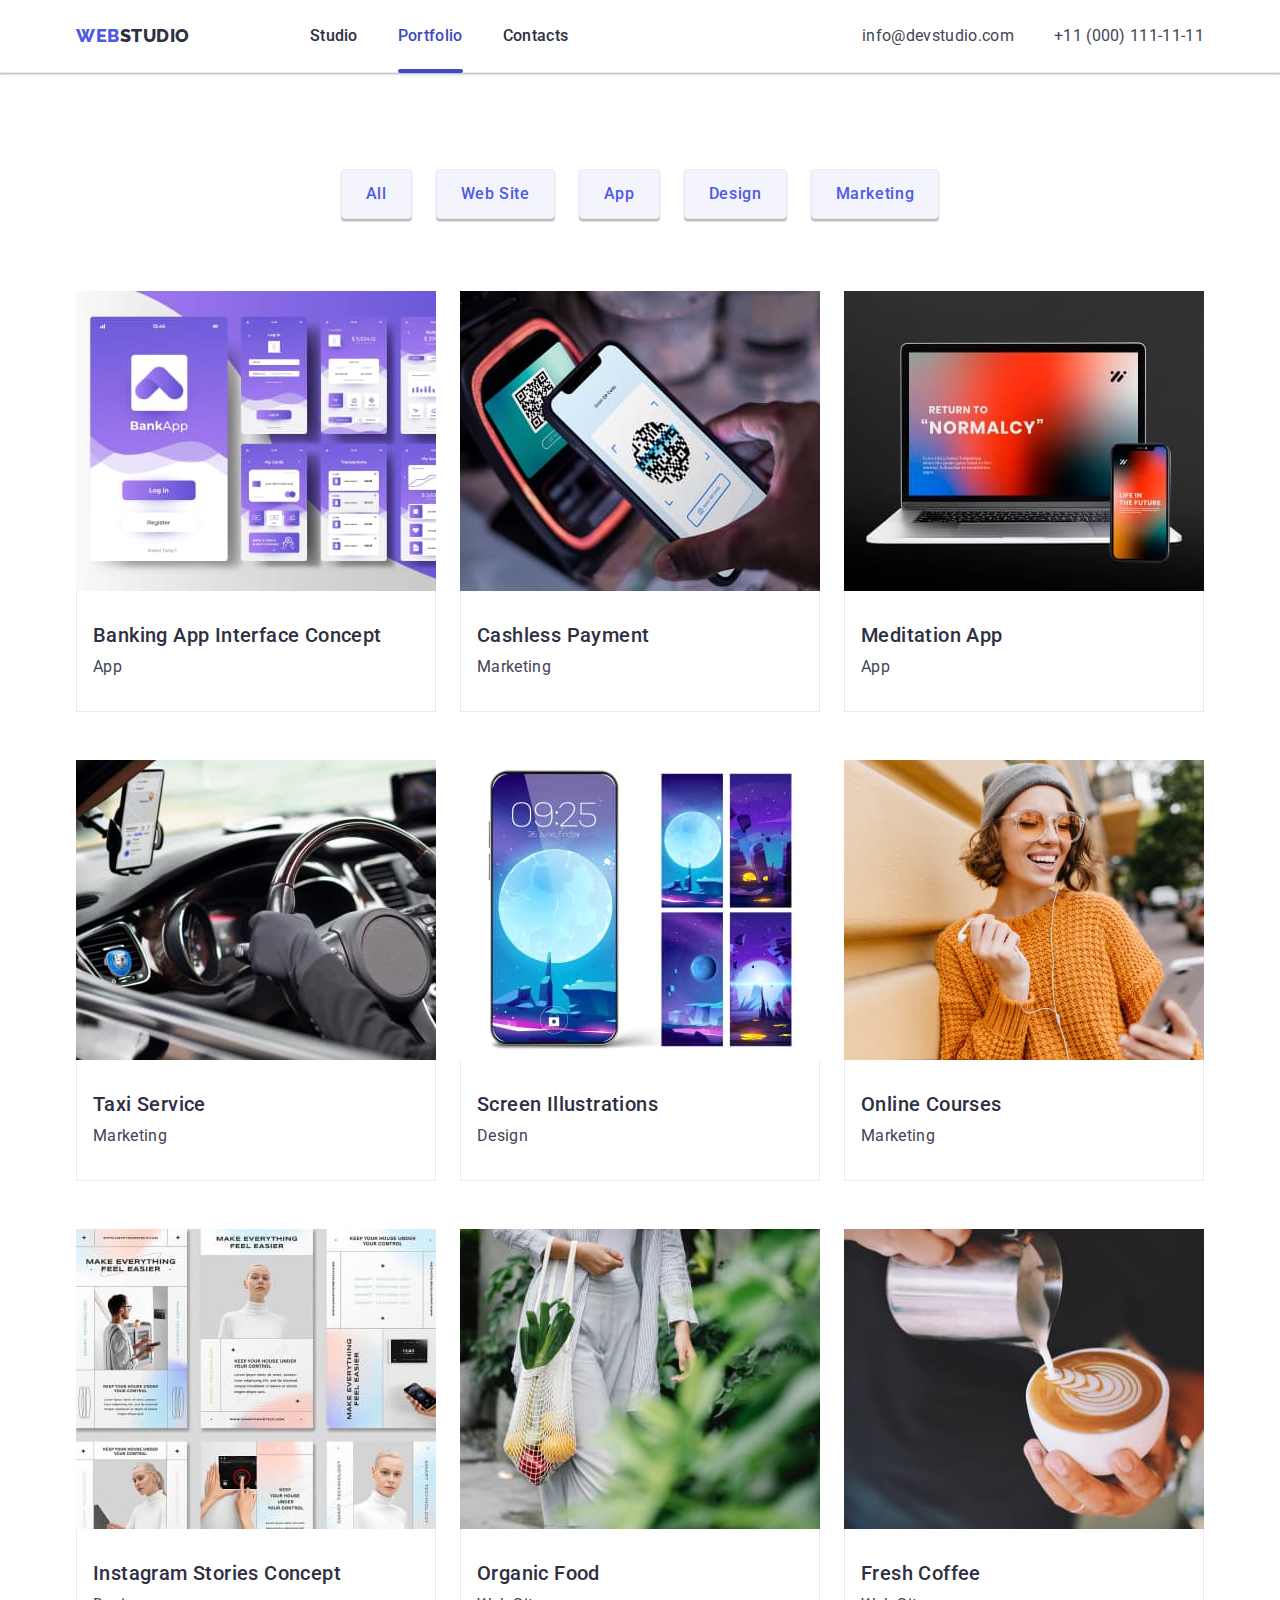
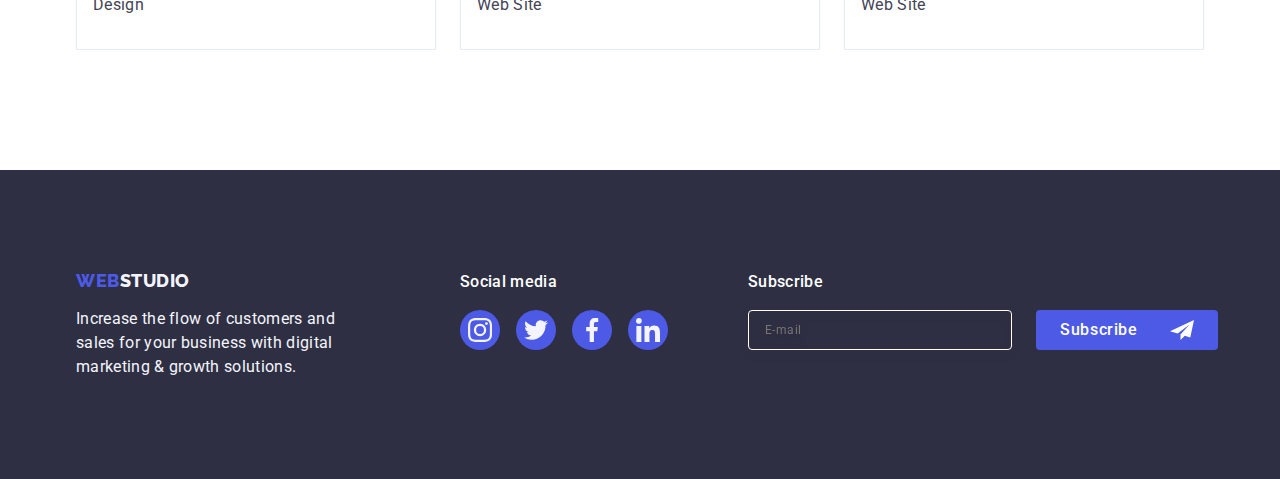
<file: portfolio.html>
<!DOCTYPE html>
<html lang="en">
  <head>
    <meta charset="utf-8" />
    <meta http-equiv="X-UA-Compatible" content="IE=edge" />
    <meta name="viewport" content="width=device-width, initial-scale=1.0" />
    <meta name="Webstudio" content="Effective Solutions for Your Business" />
    <title>Webstudio</title>
    <!--Font-->
    <link rel="preconnect" href="https://fonts.googleapis.com" />
    <link rel="preconnect" href="https://fonts.gstatic.com" crossorigin />
    <link
      href="https://fonts.googleapis.com/css2?family=Raleway:wght@800&family=Roboto:wght@400;500;700;900&display=swap"
      rel="stylesheet"
    />
    <!--Normalize-->
    <link
      href="https://cdn.jsdelivr.net/npm/modern-normalize@2.0.0/modern-normalize.min.css"
      rel="stylesheet"
    />
    <!--Custom styles-->
    <link rel="stylesheet" href="./css/styles.css" />
  </head>
  <body>
    <!-- Top line -->
    <header class="topline">
      <div class="container container-topline">
        <nav class="topline-nav">
          <a href="./index.html" class="topline-logo link"
            >Web<span class="logo-studio">Studio</span></a
          >
          <ul class="topline-list list">
            <li class="topline-item">
              <a class="topline-link link" href="./index.html">Studio</a>
            </li>
            <li class="topline-item">
              <a
                class="topline-link link topline-link-portfolio"
                href="./portfolio.html"
                >Portfolio</a
              >
            </li>
            <li class="topline-item">
              <a href="" class="topline-link link">Contacts</a>
            </li>
          </ul>
        </nav>
        <address id="Contacts" class="topline-connexion">
          <ul class="topline-connexion-list list">
            <li class="topline-connexion-item">
              <a
                class="topline-connexion-link link"
                href="mailto:info@devstudio.com"
                target="_blank"
                >info@devstudio.com</a
              >
            </li>
            <li class="topline-connexion-item">
              <a class="topline-connexion-link link" href="tel:+110001111111"
                >+11 (000) 111-11-11</a
              >
            </li>
          </ul>
        </address>
      </div>
    </header>
    <!-- Main Block -->
    <main>
      <!--Main section-->
      <section class="porfolio-section">
        <div class="container container-porfolio">
          <h1 class="porfolio-page visually-hidden">block pages</h1>
          <ul class="list portf-btm-list">
            <li class="portf-btm-item">
              <button class="portf-btm" type="button">All</button>
            </li>
            <li class="portf-btm-item">
              <button class="portf-btm" type="button">Web Site</button>
            </li>
            <li class="portf-btm-item">
              <button class="portf-btm" type="button">App</button>
            </li>
            <li class="portf-btm-item">
              <button class="portf-btm" type="button">Design</button>
            </li>
            <li class="portf-btm-item">
              <button class="portf-btm" type="button">Marketing</button>
            </li>
          </ul>
          <ul class="list row-list">
            <li class="row-item">
              <a href="" class="link addition-link">
                <div class="container-portfolio-img">
                  <img
                    src="./images/portfolio/row_one/banking.jpg"
                    alt="Banking App"
                    width="360"
                    height="300"
                  />
                  <p class="portfolio-img-text">
                    14 Stylish and User-Friendly App Design Concepts · Task
                    Manager App · Calorie Tracker App · Exotic Fruit Ecommerce
                    App · Cloud Storage App
                  </p>
                </div>
                <div class="container-row-subtitle">
                  <h2 class="row-subtitle">Banking App Interface Concept</h2>
                  <p class="row-text">App</p>
                </div>
              </a>
            </li>
            <li class="row-item">
              <a href="" class="link addition-link">
                <div class="container-portfolio-img">
                  <img
                    src="./images/portfolio/row_one/payment.jpg"
                    alt="Payment"
                    width="360"
                    height="300"
                  />
                  <p class="portfolio-img-text">
                    14 Stylish and User-Friendly App Design Concepts · Task
                    Manager App · Calorie Tracker App · Exotic Fruit Ecommerce
                    App · Cloud Storage App
                  </p>
                </div>
                <div class="container-row-subtitle">
                  <h2 class="row-subtitle">Cashless Payment</h2>
                  <p class="row-text">Marketing</p>
                </div>
              </a>
            </li>
            <li class="row-item">
              <a href="" class="link addition-link">
                <div class="container-portfolio-img">
                  <img
                    src="./images/portfolio/row_one/meditation.jpg"
                    alt="gadgets"
                    width="360"
                    height="300"
                  />
                  <p class="portfolio-img-text">
                    14 Stylish and User-Friendly App Design Concepts · Task
                    Manager App · Calorie Tracker App · Exotic Fruit Ecommerce
                    App · Cloud Storage App
                  </p>
                </div>
                <div class="container-row-subtitle">
                  <h2 class="row-subtitle">Meditation App</h2>
                  <p class="row-text">App</p>
                </div>
              </a>
            </li>
            <li class="row-item">
              <a href="" class="link addition-link">
                <div class="container-portfolio-img">
                  <img
                    src="./images/portfolio/row_two/taxi.jpg"
                    alt="drive car"
                    width="360"
                    height="300"
                  />
                  <p class="portfolio-img-text">
                    14 Stylish and User-Friendly App Design Concepts · Task
                    Manager App · Calorie Tracker App · Exotic Fruit Ecommerce
                    App · Cloud Storage App
                  </p>
                </div>
                <div class="container-row-subtitle">
                  <h2 class="row-subtitle">Taxi Service</h2>
                  <p class="row-text">Marketing</p>
                </div>
              </a>
            </li>
            <li class="row-item">
              <a href="" class="link addition-link">
                <div class="container-portfolio-img">
                  <img
                    src="./images/portfolio/row_two/screen.jpg"
                    alt="topic phone"
                    width="360"
                    height="300"
                  />
                  <p class="portfolio-img-text">
                    14 Stylish and User-Friendly App Design Concepts · Task
                    Manager App · Calorie Tracker App · Exotic Fruit Ecommerce
                    App · Cloud Storage App
                  </p>
                </div>
                <div class="container-row-subtitle">
                  <h2 class="row-subtitle">Screen Illustrations</h2>
                  <p class="row-text">Design</p>
                </div>
              </a>
            </li>
            <li class="row-item">
              <a href="" class="link addition-link">
                <div class="container-portfolio-img">
                  <img
                    src="./images/portfolio/row_two/courses.jpg"
                    alt="woman smille"
                    width="360"
                    height="300"
                  />
                  <p class="portfolio-img-text">
                    14 Stylish and User-Friendly App Design Concepts · Task
                    Manager App · Calorie Tracker App · Exotic Fruit Ecommerce
                    App · Cloud Storage App
                  </p>
                </div>
                <div class="container-row-subtitle">
                  <h2 class="row-subtitle">Online Courses</h2>
                  <p class="row-text">Marketing</p>
                </div>
              </a>
            </li>
            <li class="row-item">
              <a href="" class="link addition-link">
                <div class="container-portfolio-img">
                  <img
                    src="./images/portfolio/row_three/stories.jpg"
                    alt="Instagram Concept"
                    width="360"
                    height="300"
                  />
                  <p class="portfolio-img-text">
                    14 Stylish and User-Friendly App Design Concepts · Task
                    Manager App · Calorie Tracker App · Exotic Fruit Ecommerce
                    App · Cloud Storage App
                  </p>
                </div>
                <div class="container-row-subtitle">
                  <h2 class="row-subtitle">Instagram Stories Concept</h2>
                  <p class="row-text">Design</p>
                </div>
              </a>
            </li>
            <li class="row-item">
              <a href="" class="link addition-link">
                <div class="container-portfolio-img">
                  <img
                    src="./images/portfolio/row_three/organic.jpg"
                    alt="food in bag"
                    width="360"
                    height="300"
                  />
                  <p class="portfolio-img-text">
                    14 Stylish and User-Friendly App Design Concepts · Task
                    Manager App · Calorie Tracker App · Exotic Fruit Ecommerce
                    App · Cloud Storage App
                  </p>
                </div>
                <div class="container-row-subtitle">
                  <h2 class="row-subtitle">Organic Food</h2>
                  <p class="row-text">Web Site</p>
                </div>
              </a>
            </li>
            <li class="row-item">
              <a href="" class="link addition-link">
                <div class="container-portfolio-img">
                  <img
                    src="./images/portfolio/row_three/coffee.jpg"
                    alt="coffee"
                    width="360"
                    height="300"
                  />
                  <p class="portfolio-img-text">
                    14 Stylish and User-Friendly App Design Concepts · Task
                    Manager App · Calorie Tracker App · Exotic Fruit Ecommerce
                    App · Cloud Storage App
                  </p>
                </div>
                <div class="container-row-subtitle">
                  <h2 class="row-subtitle">Fresh Coffee</h2>
                  <p class="row-text">Web Site</p>
                </div>
              </a>
            </li>
          </ul>
        </div>
      </section>
    </main>
    <!-- Footer secion -->
    <footer class="footer">
      <div class="container container-footer">
        <div class="container-footer-logo">
          <a href="./index.html" class="footer-logo link"
            >Web<span class="logo-studio-footer">Studio</span></a
          >
          <p class="foter-text">
            Increase the flow of customers and sales for your business with
            digital marketing & growth solutions.
          </p>
        </div>
        <div class="footer-social-container">
          <p class="footer-social-title">Social media</p>
          <ul class="footer-social-list">
            <li class="footer-social-item">
              <a
                class="footer-social-link"
                href="https://www.instagram.com/"
                target="_blank"
              >
                <svg class="icon-social" width="24" height="24">
                  <use href="./images/icons.svg#icon-instagram"></use>
                </svg>
              </a>
            </li>
            <li class="footer-social-item">
              <a
                class="footer-social-link"
                href="https://twitter.com/"
                target="_blank"
              >
                <svg class="icon-social" width="24" height="24">
                  <use href="./images/icons.svg#icon-twitter"></use>
                </svg>
              </a>
            </li>
            <li class="footer-social-item">
              <a
                class="footer-social-link"
                href="https://facebook.com/"
                target="_blank"
              >
                <svg class="icon-social" width="24" height="24">
                  <use href="./images/icons.svg#icon-facebook"></use>
                </svg>
              </a>
            </li>
            <li class="footer-social-item">
              <a
                class="footer-social-link"
                href="https://www.linkedin.com/"
                target="_blank"
              >
                <svg class="icon-social" width="24" height="24">
                  <use href="./images/icons.svg#icon-linkedin"></use>
                </svg>
              </a>
            </li>
          </ul>
        </div>
        <div class="footer-subscribe-container">
          <p class="footer-subscribe-title">Subscribe</p>
          <form class="footer-subscribe-form">
            <label class="footer-subscribe-label">
              <input
                class="footer-subscribe-input"
                type="email"
                name="subscribe"
                placeholder="E-mail"
              />
            </label>

            <button class="footer-subscribe-btm" type="submit">
              Subscribe
              <svg class="footer-subscribe-icon" width="24" height="24">
                <use href="./images/icons.svg#icon-subscribe"></use>
              </svg>
            </button>
          </form>
        </div>
      </div>
    </footer>
  </body>
</html>
</file>
<file: css/styles.css>
:root{
    /*Font*/
    --primary-font: "Roboto",
        sans-serif;
    --secodary-font: 'Raleway',
        sans-serif;
    /*Colors*/
    --body-bg: #FFFFFF;
    --body-cl: #434455;
    --logo-cl: #4D5AE5;
    --logo-heading-cl: #2E2F42;
    --section-bg: #2e2f42;
    --porfolio-bt-bg:#F4F4FD;
    --porfolio-bt-style: #e7e9fc;
    --customers-icon-color: #8E8F99;
    --social-icon-bg: #4D5AE5;
    --modal-form-label-color: #8e8f99;
    --modal-form-checbox-icon-color: #404bbf;
    --modal-form-icon-checed: #F4F4FD;
    
    /*Others*/
}



/*Common styles*/
body{
    font-family: Roboto, sans-serif;
    background-color: var(--body-bg);
    color: var(--body-cl);
  
}
/* Base Style for mobille */
.container{
    min-width: 320px;
    max-width: 428px;
    padding-left: 16px;
    padding-right: 16px;
    margin-left: auto;
    margin-right: auto;
}
/*  tablet screen */
@media only screen and (min-width: 768px) {
.container{
    max-width: 768px;    
  }
}
/*  desktop screen */
@media only screen and (min-width: 1158px) {
.container{
    max-width: 1158px;
    padding: 0 15px;
    
  }
}

/*Reset*/
h1, h2, h3, h4, h5, h6, p{
    margin: 0;
}
ul, ol{
    margin: 0;
    padding: 0;
    list-style: none;
}
img{
    display: block;
    max-width: 100%;
    height: auto;
}
.link{
    text-decoration: none;
}
.list{
    list-style: none;
}
/**
  |============================
  | Top Line
  |============================
*/
.topline{
    border-bottom: 1px solid #e7e9fc;
    box-shadow: 0px 1px 6px 0px rgba(46, 47, 66, 0.08), 0px 1px 1px 0px rgba(46, 47, 66, 0.16), 0px 2px 1px 0px rgba(46, 47, 66, 0.08);
}
.container-topline{
    display: flex;
    align-items: center;
    justify-content: space-between;
    padding-top: 24px;
    padding-bottom: 24px;
}
@media only screen and (min-width: 768px) {
  .container-topline {
    padding-top: 0;
        padding-bottom: 0;
  }
}
.topline-logo {
        font-family: 'Raleway', sans-serif;
        font-style: normal;
        font-weight: 800;
        font-size: 18px;
        line-height: 1.17;
        letter-spacing: 0.03em;
        text-transform: uppercase;
        color: var(--logo-cl);
        /* margin-right: 76px; */
        
}
@media only screen and (min-width: 768px) {
.topline-logo{
    margin-right: 120px;
  }
}

.logo-studio {
    color: var(--logo-heading-cl);

}
@media only screen and (max-width: 767px) {
   .topline-list {
        display: none;
    }
   .topline-connexion {
    display: none;
    }
}
@media only screen and (min-width: 768px) {
        .topline-nav {
           display: flex;
           align-items: center;

        }
        .topline-list {
            display: flex;
            align-items: center;
            gap: 40px;
    
    
        }
        .topline-link {
            font-weight: 500;
            font-size: 16px;
            line-height: 1.5;
            letter-spacing: 0.02em;
            color: #2E2F42;
            display: block;
            padding-top: 24px;
            padding-bottom: 24px;
        }
        
        .topline-link-index {
            color: #404BBF;
            position: relative;
            transition: color 250ms cubic-bezier(0.4, 0, 0.2, 1);
        }
        
        .topline-link-index::after {
            content: "";
            position: absolute;
            left: 0;
            width: 100%;
            bottom: -1px;
            height: 4px;
            background-color: #404bbf;
            border-radius: 2px;
        
        }

        .topline-link-portfolio {
            color: #404BBF;
            position: relative;
            transition: color 250ms cubic-bezier(0.4, 0, 0.2, 1);
        }
        
        .topline-link-portfolio::after {
            content: "";
            position: absolute;
            left: 0;
            width: 100%;
            bottom: -1px;
            height: 4px;
            background-color: #404bbf;
            border-radius: 2px;
        
        }
        .topline-connexion-link {
            font-size: 16px;
            line-height: 1.5;
            letter-spacing: 0.02em;
            color: #434455;
            transition: color 250ms cubic-bezier(0.4, 0, 0.2, 1);
        
        }
        .topline-connexion-link:hover,
        .topline-connexion-link:focus {
             color: #404BBF;
        }
        .topline-link:hover,
        .topline-link:focus {
                    color: #404BBF;
        }
        
        .topline-connexion {
            font-style: normal
        }
        
        .topline-connexion-list {
            display: flex;
            align-items: center;
            gap: 12px;
            flex-direction: column;
        }
}
@media only screen and (min-width: 1158px) {
   .topline-connexion-list{
       gap: 40px;
       flex-direction: row;
  }
}
/**
  |============================
  | Hero Section
  |============================
*/
.hero{
    background-color: var(--section-bg);
    background-image: linear-gradient(rgba(46, 47, 66, 0.7), rgba(46, 47, 66, 0.7)), url(../images/herosection/people-office_mob@1x.jpg);
    padding-top: 112px;
    padding-bottom: 112px;
    background-repeat: no-repeat;
    background-position: center;
    background-size: cover;
    max-width: 1440px;
    margin: 0 auto;
}

@media (min-device-pixel-ratio: 2),
(min-resolution: 192dpi),
(min-resolution: 2dppx){
    .hero{
        background-image: linear-gradient(rgba(46, 47, 66, 0.7), rgba(46, 47, 66, 0.7)), url(../images/herosection/people-office_mob@2x.jpg)
    }
}

@media only screen and (min-width: 429px) {
    .hero {
        background-image: linear-gradient(rgba(46, 47, 66, 0.7), rgba(46, 47, 66, 0.7)), url(../images/herosection/people-office_tab@1x.jpg);
    }

    @media (min-device-pixel-ratio: 2),
    (min-resolution: 192dpi),
    (min-resolution: 2dppx) {
        .hero {
            background-image: linear-gradient(rgba(46, 47, 66, 0.7), rgba(46, 47, 66, 0.7)), url(../images/herosection/people-office_tab@2x.jpg);
        }
    }
}

@media only screen and (min-width: 769px) {
    .hero {
        background-image: linear-gradient(rgba(46, 47, 66, 0.7), rgba(46, 47, 66, 0.7)), url(../images/herosection/people-office_desk@1x.jpg);
    }

    @media (min-device-pixel-ratio: 2),
    (min-resolution: 192dpi),
    (min-resolution: 2dppx) {
        .hero {
            background-image: linear-gradient(rgba(46, 47, 66, 0.7), rgba(46, 47, 66, 0.7)), url(../images/herosection/people-office_desk@2x.jpg);
        }
    }
}

@media only screen and (min-width: 1158px) {
.hero{
        padding-top: 188px;
        padding-bottom: 188px;
  }
}
.container-hero {
    display: flex;
    align-items: center;
    flex-direction: column;
    gap: 72px;
}
@media only screen and (min-width: 768px) {
.container-hero{
    gap: 36px;
  }
}
@media only screen and (min-width: 1158px) {
    .container-hero {
        gap: 48px;
    }
}
.hero-heading {
    font-weight: 700;
    font-size: 36px;
    line-height: 40px;
    letter-spacing: 0.72px;
    text-align: center;
    color: #FFFFFF;
    max-width: 320px;       
}
@media only screen and (min-width: 768px) {
  .hero-heading {
    font-size: 56px;
    line-height: 1.07;
    letter-spacing: 0.02em;
    max-width: 496px;
  }
}
.hero-btm {
    cursor: pointer;
    background-color: #4D5AE5;
    box-shadow: 0px 4px 4px rgba(0, 0, 0, 0.15);
    border-radius: 4px;
    display: block;
    min-width: 169px;
    height: 56px;
    border: none;
    padding: 16px 32px;

    font-weight: 500;
    font-size: 16px;
    line-height: 1.5;
    letter-spacing: 0.04em;
    color: #FFFFFF;
    transition: background-color 250ms cubic-bezier(0.4, 0, 0.2, 1);
}
.hero-btm:hover,
.hero-btm:focus {
    background: #404BBF;
}

.hero-btm:active {
    background: #404BBF;

}
/**
  |============================
  | Feature Section
  |============================
*/@media only screen and (max-width: 1157px) {
.container-feature-icon {
        display: none;
    }
}
.visually-hidden {
    position: absolute;
    width: 1px;
    height: 1px;
    margin: -1px;
    border: 0;
    padding: 0;
    white-space: nowrap;
    clip-path: inset(100%);
    clip: rect(0 0 0 0);
    overflow: hidden;
}
.feature {
    padding-top: 96px;
    padding-bottom: 96px;
}
@media only screen and (min-width: 1158px) {
  .feature {
    padding-top: 120px;
    padding-bottom: 120px;
  }
}
@media only screen and (min-width: 1158px) {
.container-feature {
        display: flex;
        align-items: center;
        flex-direction: column;
    }
}

.feature-list {
    display: flex;
    gap: 72px;
    flex-direction: column;
    align-items: baseline;
}
@media only screen and (min-width: 768px) {
  .feature-list {
      row-gap: 72px;
      column-gap: 24px;
      flex-wrap: wrap;
      justify-content: center;
      flex-direction: row;
  }
}
@media only screen and (min-width: 1158px) {
  .feature-list {
        gap: 24px;
  }
}
.feature-title {
        font-size: 36px;  
        font-weight: 700;
        line-height: 40px;
        letter-spacing: 0.72px;
        text-transform: capitalize;
        color: var(--logo-heading-cl);
        margin-bottom: 8px;
}
@media only screen and (min-width: 1158px) {
    .feature-title {
            font-weight: 500;
            font-size: 20px;
            line-height: 1.2;
            letter-spacing: 0.02em;
            color: #2E2F42;
        }
}
.feature-item {
    display: flex;
    flex-direction: column;
    align-items: center;
}
@media only screen and (min-width: 768px) and (max-width: 1157px) {
  .feature-item {
    flex-basis: calc((100% - 24px) / 2);
    align-items: normal;
  }
  
}
@media only screen and (min-width: 1158px) {
  .feature-item {
    width: calc((100% - 72px) / 4);
    align-items: flex-start;
  }
}
@media only screen and (min-width: 1158px) {
.container-feature-icon {
        display: flex;
        justify-content: center;
        align-items: center;
        width: 264px;
        height: 112px;
        background-color: var(--porfolio-bt-bg);
        border-radius: 4px;
        margin-bottom: 8px;
    }
}

.feature-desc{
        font-size: 16px;
        font-weight: 500;
        line-height: 1.5;
        letter-spacing: 0.01em;
        color: var(--body-cl);
}
@media only screen and (min-width: 1158px) {
.feature-desc{
    width: 264px;
    
  }
}
/**
  |============================
  | Doing Section
  |============================
*/
@media only screen and (max-width: 1157px) {
.doing{
    display: none;
  }
}
.doing{
    padding-top: 60px;
    padding-bottom: 120px;
}
.container-doing{
    display: flex;
    flex-direction: column;
    align-items: center;
    
}
.doing-title {
    font-weight: 700;
        font-size: 36px;
        line-height: 1.11;
        letter-spacing: 0.02em;
        text-align: center;
        text-transform: capitalize;
        color: #2E2F42;
        margin-bottom: 72px;
}
.doing-items{
    display: flex;
    align-items: center;
    gap: 24px;
}
.doing-item{
    width: calc((100% - 48px) / 3);
}


/**
  |============================
  | Team Section
  |============================
*/

.team{
    background-color: #F4F4FD;
    padding-top: 96px;
    padding-bottom: 96px;
}
@media only screen and (min-width: 1158px) {
  .team {
        padding-top: 120px;
        padding-bottom: 120px;
    }
}
.container-team{
    display: flex;
    flex-direction: column;
    align-items: center;
}
@media only screen and (min-width: 768px) and (max-width:1157px) {
  .container-team {
    padding-left: 108px;
    padding-right: 108px;
  }
}
.team-title {
    font-weight: 700;
        font-size: 36px;
        line-height: 1.11;
        letter-spacing: 0.02em;
        text-align: center;
        text-transform: capitalize;
        color: #2E2F42;
        margin-bottom: 72px;
}
.team-items{
    display: flex;
    flex-direction: column;
    align-items: center;
    gap: 72px;
}
@media only screen and (min-width: 768px) {
  .team-items {
    row-gap: 64px;
    column-gap: 24px;
    flex-wrap: wrap;
    flex-direction: row;
    justify-content: center;
  }
}
@media only screen and (min-width: 1158px) {
.team-items{
    gap: 24px;
    flex-wrap: nowrap;
  }
}
.team-items-item{
    background-color: #FFFFFF;
    border-radius: 0px 0px 4px 4px;
    box-shadow: 0px 2px 1px 0px rgba(46, 47, 66, 0.08), 0px 1px 1px 0px rgba(46, 47, 66, 0.16), 0px 1px 6px 0px rgba(46, 47, 66, 0.08);
}
@media only screen and (min-width: 1158px) {
.team-items-item{
    width: calc((100% - 72px) / 4);
  }
}
@media only screen and (min-width: 768px) {
  .team-items-item {
    width: calc((100% - 24px) / 2);
  }
}

.container-team-subtitle{
    padding: 32px 0;
    
}
.team-subtitle {
    font-weight: 500;
        font-size: 20px;
        line-height: 1.2;
        letter-spacing: 0.02em;
        color: #2E2F42;
        text-align: center;
        margin-bottom: 8px;
}

.team-text {
    font-size: 16px;
        line-height: 1.5;
        letter-spacing: 0.02em;
        color: #434455;
        text-align: center;
        margin-bottom: 8px;
}
.team-social-list{
    display: flex;
    justify-content: center;
    gap: 24px;
}
.team-social-link{
    display: flex;
    width: 40px;
    height: 40px;
    align-items: center;
    justify-content: center;
    background-color: var(--logo-cl);
    border-radius: 50%;
    transition: background-color 250ms cubic-bezier(0.4, 0, 0.2, 1);
    
}
.team-social-link:hover{
    background-color: #404BBF;
}
.team-social-link:focus{
    background-color: #404BBF;
}
.icon-social{
    fill: #f4f4fd;
}
/**
  |============================
  | Customers Section
  |============================
*/
.customers{
    padding-top: 96px;
    padding-bottom: 96px;
}
@media only screen and (min-width: 1158px) {
.customers {
        padding-top: 120px;
        padding-bottom: 120px;
    }
}
@media only screen and (min-width: 768px) and (max-width: 1157px) {
  .container-customers {
    padding-left: 108px;
    padding-right: 108px;
  }
}
.customers-title{
            font-size: 36px;
            font-style: normal;
            font-weight: 700;
            line-height: 40px;
            letter-spacing: 0.72px;
            text-transform: capitalize;
                color: #2E2F42;
                margin-bottom: 72px;
                text-align: center;
}
.customers-list{
    display: flex;
    flex-wrap: wrap;
    justify-content: center;
    row-gap: 72px;
    column-gap: 16px;
    margin: 0 auto;
}
@media only screen and (min-width: 768px) {
  .customers-list {
    column-gap: 24px;
  }
}
@media only screen and (min-width: 1158px) {
    .customers-list {
        gap: 24px;
        flex-wrap: nowrap;
    }
}
.customers-item{
        flex-basis: calc((100% - 16px) / 2);
        height: 88px;

}
@media only screen and (min-width: 768px) {
  .customers-item{
    flex-basis: calc((100% - 48px) / 3)
  }
}
@media only screen and (min-width: 1158px) {
.customers-item{
    width: calc((100% - 120px) / 6);
    height: 88px;
  }
  .customers-item:not(:last-child) {
      margin-bottom: 56px;
  }
}
.customer-link{
    display: flex;
    justify-content: center;
    align-items: center;
    width: 100%;
    height: 100%;
    border: 1px solid #8E8F99;
    border-radius: 4px;
    color: var(--customers-icon-color);
    transition: border-color 250ms cubic-bezier(0.4, 0, 0.2, 1),
        color 250ms cubic-bezier(0.4, 0, 0.2, 1);;
}
.icon-customers{
    fill: currentColor;
}
.customer-link:hover{
    border-color: #404BBF;
    color: #404BBF;
}
.customer-link:focus{
        border-color: #404BBF;
        color: #404BBF;
}
/**
  |============================
  | Footer
  |============================
*/
.footer{
    background-color: var(--section-bg);
    padding-top: 100px;
    padding-bottom: 100px;
}
.container-footer{
        display: flex;
        flex-direction: column;
        gap: 72px;
}
@media only screen and (min-width: 768px) and (max-width: 1157px) {
  .container-footer {
    padding-left: 108px;
    flex-direction: row;
    flex-wrap: wrap;
    column-gap: 24px;
  }
}
@media only screen and (min-width: 1158px) {
.container-footer {
        display: flex;
        flex-direction: row;
        align-items: baseline;
        gap: 0;
    }
}
@media only screen and (max-width: 767px) {
.container-footer-logo {
        text-align: center;
        margin: 0 auto;
    }
}
@media only screen and (min-width: 1158px) {
.container-footer-logo {
        margin-right: 120px;
    }
}
.footer-logo{
            font-family: 'Raleway', sans-serif;
            font-style: normal;
            font-weight: 800;
            font-size: 18px;
            line-height: 1.17;
            letter-spacing: 0.03em;
            text-transform: uppercase;
            color: var(--logo-cl);
            margin-bottom: 16px;
            display: inline-block;
}
.logo-studio-footer{
    color: #f4f4fd;
}

.foter-text{
        font-size: 16px;
        line-height: 1.5;
        letter-spacing: 0.02em;
        color: #F4F4FD;
        width: 264px;
}
@media only screen and (max-width: 767px) {
    .footer-social-container{
        text-align: center;
        margin: 0 auto;
    }
}
@media only screen and (min-width: 1158px) {
.footer-social-container {
        margin-right: 80px;
    }
}
.footer-social-title{
        font-size: 16px;
        font-style: normal;
        font-weight: 500;
        line-height: 1.5;
        letter-spacing: 0.02em;
        color: #FFFFFF;
        margin-bottom: 16px;
}
.footer-social-list{
        display: flex;
        gap: 16px;
}
.footer-social-item{
        width: 40px;
        height: 40px;
}
.footer-social-link{
        display: flex;
        width: 100%;
        height: 100%;
        align-items: center;
        justify-content: center;
        background-color: var(--social-icon-bg);
        border-radius: 50%;
        transition: background-color 250ms cubic-bezier(0.4, 0, 0.2, 1);;
}
.footer-social-link:hover{
    background-color: #31d0aa;
}
.footer-social-link:focus{
    background-color: #31d0aa;
}
@media only screen and (max-width: 767px) {
.footer-subscribe-container {
        text-align: center;
    }
}

.footer-subscribe-title {
    display: block;
    color: #FFFFFF;
font-size: 16px;
font-weight: 500;
line-height: 24px;
letter-spacing: 0.32px;
margin-bottom: 16px;
}

@media only screen and (min-width: 1158px) {
.footer-subscribe-form {
        display: flex;
        gap: 24px;
    }
}


.footer-subscribe-input {
     width: 100%;
    height: 40px;
    margin-bottom: 16px;
    
    border: 1px solid #FFFFFF;
    background-color: transparent;
    font-size: 12px;
    line-height: 1.5;
    letter-spacing: 0.04em;
    padding-left: 16px;
    filter: drop-shadow(0px 4px 4px rgba(0, 0, 0, 0.15));
    border-radius: 4px;
    color: #FFFFFF;
}
@media only screen and (min-width: 768px) {
  .footer-subscribe-input {
    width: 264px;
    margin-bottom: 0;
    margin-right: 24px;
  }
}
@media only screen and (min-width: 1158px) {
.footer-subscribe-input{
    margin-right: 0;
  }
}
.footer-subscribe-btm {
    cursor: pointer;
    min-width: 165px;
    display: inline-flex;
    padding: 8px 24px;
    justify-content: center;
    align-items: center;
    gap: 16px;
    font-size: 16px;
    font-weight: 500;
    line-height: 24px;
    letter-spacing: 0.64px;
    color: #FFFFFF;
    border: none;
    border-radius: 4px;
    background: var(--logo-cl);
}
.footer-subscribe-icon {
    fill: #FFFFFF;
    margin-left: 16px;
}

/**
  |============================
  | Portfolio Section
  |============================
*/
.porfolio-section{
    padding-bottom: 120px;
    padding-top: 96px;
}

/**
  |============================
  | Portfolio Button Block
  |============================
*/

.portf-btm-list{
    display: flex;
    align-items: center;
    gap: 24px;
    margin-bottom: 72px;
    justify-content: center;
}
.portf-btm {
        font-family: "Roboto", sans-serif;
        font-weight: 500;
        font-size: 16px;
        line-height: 1.5;
        letter-spacing: 0.04em;
        color: var(--logo-cl);
        background-color: var(--porfolio-bt-bg);
        cursor: pointer;

        border-radius: 4px;
        padding: 12px 24px;
        border: 1px solid var(--porfolio-bt-style);
        box-shadow: 0px 3px 1px rgba(0, 0, 0, 0.1), 0px 2px 1px rgba(0, 0, 0, 0.08), 0px 2px 2px rgba(0, 0, 0, 0.12);
        transition: color 250ms cubic-bezier(0.4, 0, 0.2, 1),
            background-color 250ms cubic-bezier(0.4, 0, 0.2, 1),
            border-color 250ms cubic-bezier(0.4, 0, 0.2, 1),
            box-shadow 250ms cubic-bezier(0.4, 0, 0.2, 1);
}
.portf-btm:hover, .portf-btm:focus{
    color: #FFFFFF;
    background-color: #404BBF;
    border: 1px solid transparent;
}

/**
  |============================
  | Portfolio Row
  |============================
*/


.row-list{
    display: flex;
    flex-wrap: wrap;
    column-gap: 24px;
    row-gap: 48px;
}
.row-item{
    width: calc((100% - 48px) / 3);
}
.container-row-subtitle{
    padding: 32px 16px;
    border: 1px solid #e7e9fc;
    border-top: none;

}
.row-subtitle {
        font-weight: 500;
        font-size: 20px;
        line-height: 1.2;
        letter-spacing: 0.02em;
        color: var(--logo-heading-cl);
        margin-bottom: 8px;
}

.row-text {
        font-size: 16px;
        line-height: 1.5;
        letter-spacing: 0.02em;
        color: var(--body-cl);
}
.addition-link {
    display: block;
    transition: box-shadow 250ms cubic-bezier(0.4, 0, 0.2, 1);
}

.addition-link:hover {
    box-shadow: 0px 1px 6px rgba(46, 47, 66, 0.08), 0px 1px 1px rgba(46, 47, 66, 0.16), 0px 2px 1px rgba(46, 47, 66, 0.08);
}

.addition-link:hover .portfolio-img-text {
    transform: translateY(0%);
}

.container-portfolio-img {
    position: relative;
    overflow: hidden;
}

.portfolio-img-text {
    position: absolute;
    top: 0;
    font-size: 16px;
    font-style: normal;
    font-weight: 400;
    line-height: 1.5;
    letter-spacing: 0.02em;
    color: var(--porfolio-bt-bg);
    padding: 40px 32px;
    background-color: #4d5ae5;
    height: 100%;
    width: 100%;
    transform: translateY(100%);
    transition: transform 250ms cubic-bezier(0.4, 0, 0.2, 1);
}
/**
  |============================
  | Modal window
  |============================
*/
.backdrop{
    position: fixed;
    top: 0;
    left: 0;
    width: 100%;
    height: 100%;
    background-color: rgba(46, 47, 66, 0.4);
    transition: opacity 250ms cubic-bezier(0.4, 0, 0.2, 1), visibility 250ms cubic-bezier(0.4, 0, 0.2, 1);

}
.is-hidden{
    opacity: 0;
    visibility: hidden;
    pointer-events: none;
}
.modal{
    position: absolute;
    top: 50%;
    left: 50%;
    transform: translate(-50%, -50%) scale(1);
    width: 408px;
    min-height: 584px;
    padding-left: 24px;
    padding-right: 24px;
    padding-bottom: 24px;
    padding-top: 72px;
    background: #fcfcfc;
    box-shadow: 0px 1px 1px rgba(0, 0, 0, 0.14),
        0px 1px 3px rgba(0, 0, 0, 0.12),
        0px 2px 1px rgba(0, 0, 0, 0.2);
    border-radius: 4px;
    transition: transform 250ms cubic-bezier(0.4, 0, 0.2, 1);
}
.modal-btm{
    position: absolute;
    top: 24px;
    right: 24px;
    width: 24px;
    height: 24px;
    border-radius: 50%;
    display: flex;
    align-items: center;
    justify-content: center;
    background-color: #e7e9fc;
    border: 1px solid rgba(0, 0, 0, 0.1);
    padding: 0;
    cursor: pointer;
    transition: background-color 250ms cubic-bezier(0.4, 0, 0.2, 1), border 250ms cubic-bezier(0.4, 0, 0.2, 1);
}
.modal-btm:hover{
    background-color: #404bbf;
    border: none;
    fill: #ffffff;
}
.modal-btm:focus{
        background-color: #404bbf;
        border: none;
        fill: #ffffff;
}
.modal-icon{
    transition: fill 250ms cubic-bezier(0.4, 0, 0.2, 1)
}
.modal-title{
    display: flex;
    align-items: center;
    justify-content: center;
    margin-bottom: 16px;
    font-size: 16px;
    text-align: center;
        font-weight: 500;
        line-height: 1.5;
        letter-spacing: 0.32px;
        color: var(--logo-heading-cl);
}
.modal-form-container {
    margin-bottom: 8px;
}
.modal-form-field {
    font-size: 12px;
    line-height: 1.17;
    letter-spacing: 0.04em;
    color: var(--modal-form-label-color);
    display: block;
    margin-bottom: 4px;
}
.modal-form-container-input {
    position: relative;
}
.modal-form-input {
    width: 100%;
    height: 40px;
    border: 1px solid rgba(46, 47, 66, 0.4);
    border-radius: 4px;
    background-color: transparent;
    padding-left: 38px;
    outline: transparent;
    transition: border-color 250ms cubic-bezier(0.4, 0, 0.2, 1);
}
.modal-form-input:focus{
    border-color: #4D5AE5;
}

.modal-form-icon {
    position: absolute;
    left: 16px;
    top: 50%;
    transform: translateY(-50%);
    transition: fill 250ms cubic-bezier(0.4, 0, 0.2, 1);
}
.modal-form-input:focus + .modal-form-icon{
    fill: #4D5AE5;
}

.modal-form-container-textarea {
    margin-bottom: 16px
}

.modal-form-textarea {
    width: 100%;
    height: 120px;
    font-size: 12px;
    line-height: 1.17;
    letter-spacing: 0.04em;
    color: rgba(46, 47, 66, 0.4);
    border: 1px solid rgba(46, 47, 66, 0.4);
    border-radius: 4px;
    background-color: transparent;
    padding: 8px 16px;
    outline: transparent;
    resize: none;
    transition: border-color 250ms cubic-bezier(0.4, 0, 0.2, 1);
}
.modal-form-textarea:focus{
    border-color: #4D5AE5;
}

.modal-form-checkbox-container {
    margin-bottom: 24px;
}

.modal-form-checkbox-label {
    font-size: 12px;
    line-height: 1.17;
    letter-spacing: 0.04em;
    color: var(--modal-form-label-color);
}

.form-checkbox-link {
    color: var(--logo-cl);
}
.modal-form-icon-span{
    width: 16px;
    height: 16px;
    margin-right: 8px;
    border: 1px solid rgba(46, 47, 66, 0.4);
    border-radius: 2px;
    transition: background-color 250ms cubic-bezier(0.4, 0, 0.2, 1), border 250ms cubic-bezier(0.4, 0, 0.2, 1), fill 250ms cubic-bezier(0.4, 0, 0.2, 1);
    display: inline-flex;
    align-items: center;
    justify-content: center;
    fill: transparent;
}

.modal-form-input-checkbox:checked + .modal-form-checkbox-label .modal-form-icon-span{
    background-color: var(--modal-form-checbox-icon-color);
        border: none;
        fill: #F4F4FD;;
       
}

.modal-form-icon-checkbox {
            color: var(--modal-form-checbox-icon-color);
            
}

.modal-form-btm{
            margin: 0 auto;
            cursor: pointer;
            background-color: #4D5AE5;
            box-shadow: 0px 4px 4px rgba(0, 0, 0, 0.15);
            border-radius: 4px;
            display: block;
            min-width: 169px;
            height: 56px;
            border: none;
            padding: 16px 32px;
            font-weight: 500;
            font-size: 16px;
            line-height: 1.5;
            letter-spacing: 0.04em;
            color: #FFFFFF;
            transition: background-color 250ms cubic-bezier(0.4, 0, 0.2, 1);
}
.modal-form-btm:hover,
.modal-form-btm:focus{
    background: #404BBF;
}
/**
  |============================
  | Mobille menu style
  |============================
*/
.menu-toggle {
    display: flex;
    align-items: center;
    justify-content: center;
    margin: 0;
    padding: 0;
    background-color: transparent;
    cursor: pointer;
    border: none;
    outline: none;
}

@media (min-width: 768px) {
    .menu-toggle {
        display: none;
    }
}

.menu-toggle:hover,
.menu-toggle:focus {
    background-color: rgba(0, 0, 0, 0.1);
}
.menu-toggle-icon {
    stroke: #2E2F42;

}

.menu-container {
    position: fixed;
    top: 0;
    left: 0;
    width: 100vw;
    height: 100vh;
    padding: 40px;
    background-color: var(--body-bg);
    z-index: 999;
    transform: translateX(100%);
    transition: transform 250ms ease-in-out;
        display: flex;
        flex-direction: column;
        justify-content: space-between;
}

.menu-container.is-open {
    transform: translateX(0);
}

.menu-container .menu-toggle {
    position: absolute;
    top: 24px;
    right: 24px;
    background-color: #E7E9FC;
    border-radius: 50%;
    width: 24px;
    height: 24px;
}
.menu-toggle-icon{
    fill: var(--logo-heading-cl);
}
.mobile-menu-cotainer {
    padding-top: 40px;
}

.mobile-menu-list {
    display: flex;
    flex-direction: column;
    gap: 40px;
}
.mobile-menu-link {
        font-size: 36px;
        font-weight: 700;
        line-height: 40px;
        letter-spacing: 0.72px;
        text-transform: capitalize;
        color: var(--logo-heading-cl);
}
.mobile-menu-link-index{
    color: #404BBF;
}
/* .mobile-menu-link:hover, .mobile-menu-link:focus{
    color: var(--modal-form-checbox-icon-color);
} */
.mobile-menu-connexion-list{
    display: block;
    margin-bottom: 48px;
}
.mobile-menu-connexion-number{
        font-size: 36px;
        font-weight: 700;
        line-height: 40px;
        letter-spacing: 0.01em;
        text-transform: capitalize;
        color: #4D5AE5;
        display: block;
        margin-bottom: 40px;
        
}
@media only screen and (min-width: 768px) {
.mobile-menu-connexion-number{
    letter-spacing: 0.01em;
  }
}

.mobile-menu-connexion-link {
        font-size: 20px;
        font-weight: 500;
        line-height: 24px;
        letter-spacing: 0.4px;
        color: #434455;
}
.mobile-menu-social-list {
    display: flex;
    justify-content: center;
    gap: 56px;
}
.mobile-menu-social-link {
    display: flex;
    width: 40px;
    height: 40px;
    align-items: center;
    justify-content: center;
    background-color: var(--logo-cl);
    border-radius: 50%;
}
.icon-social {
    fill: #f4f4fd;

}
</file>
